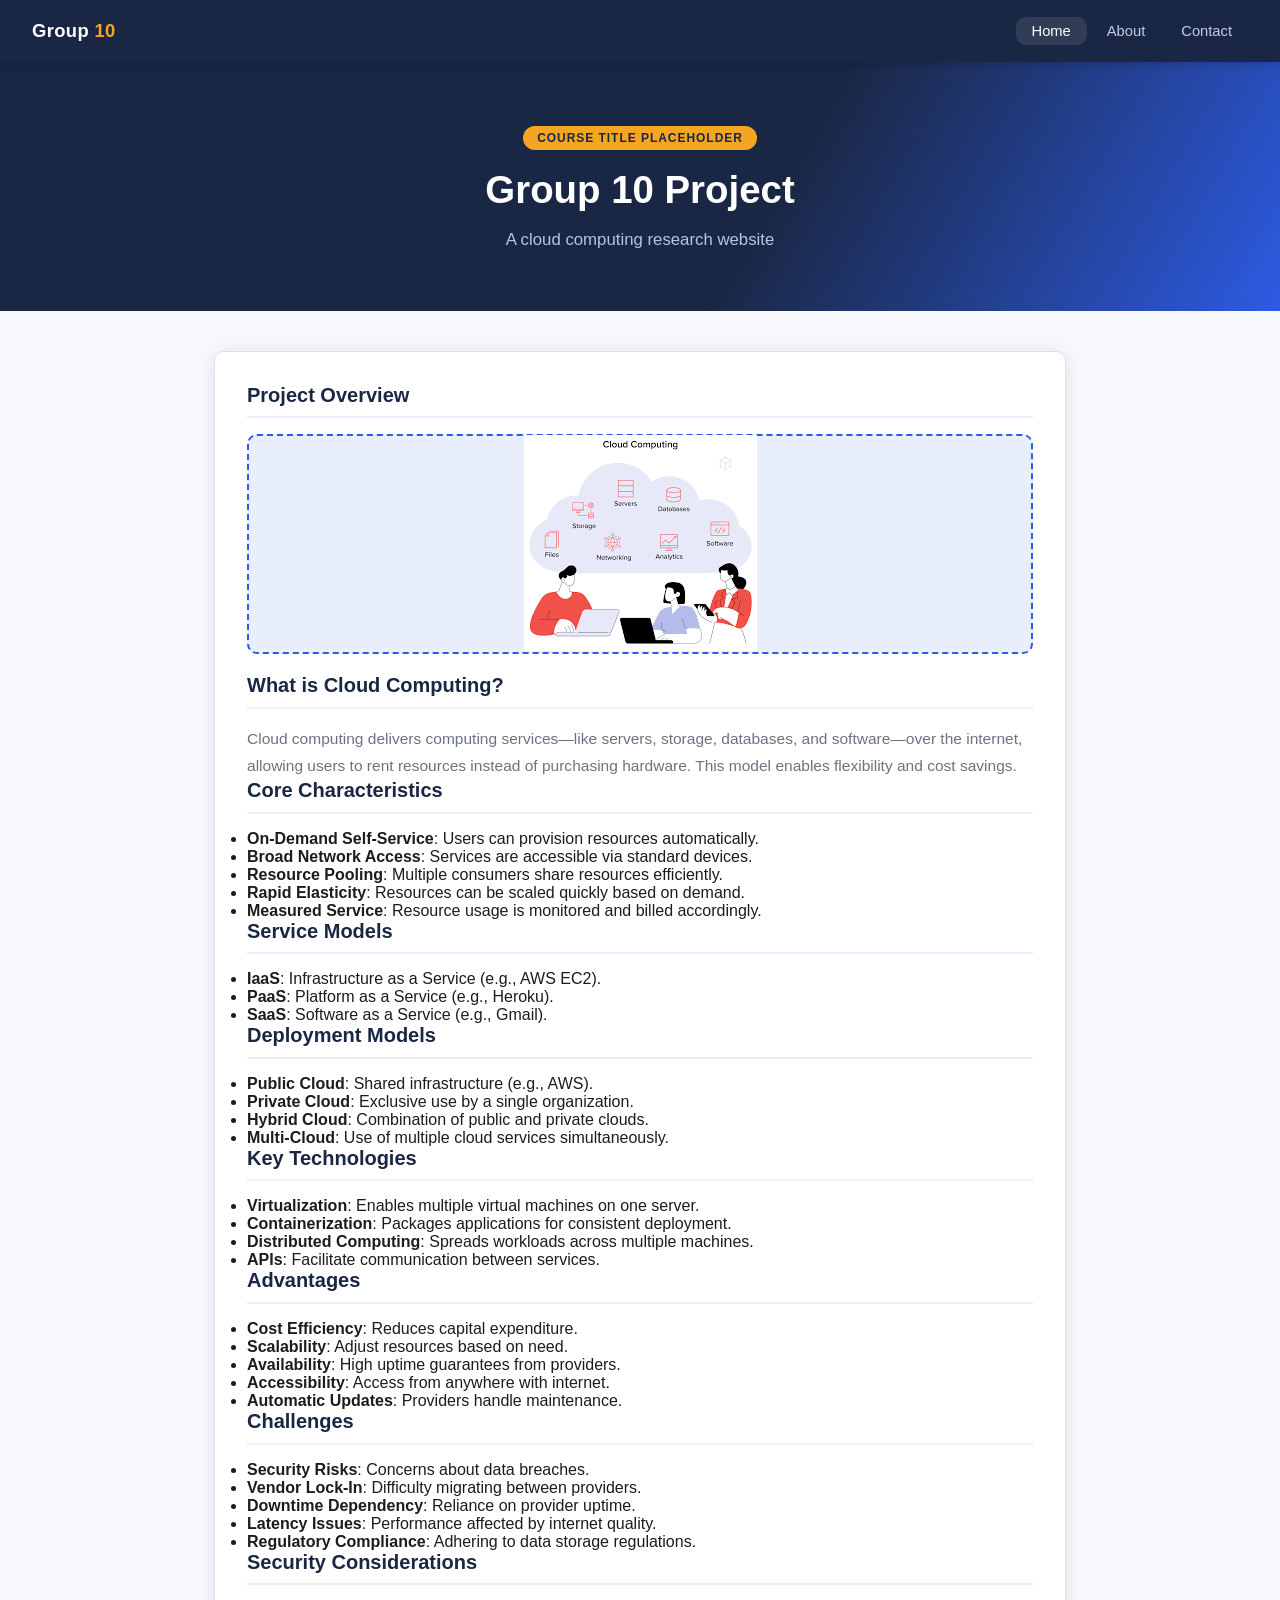
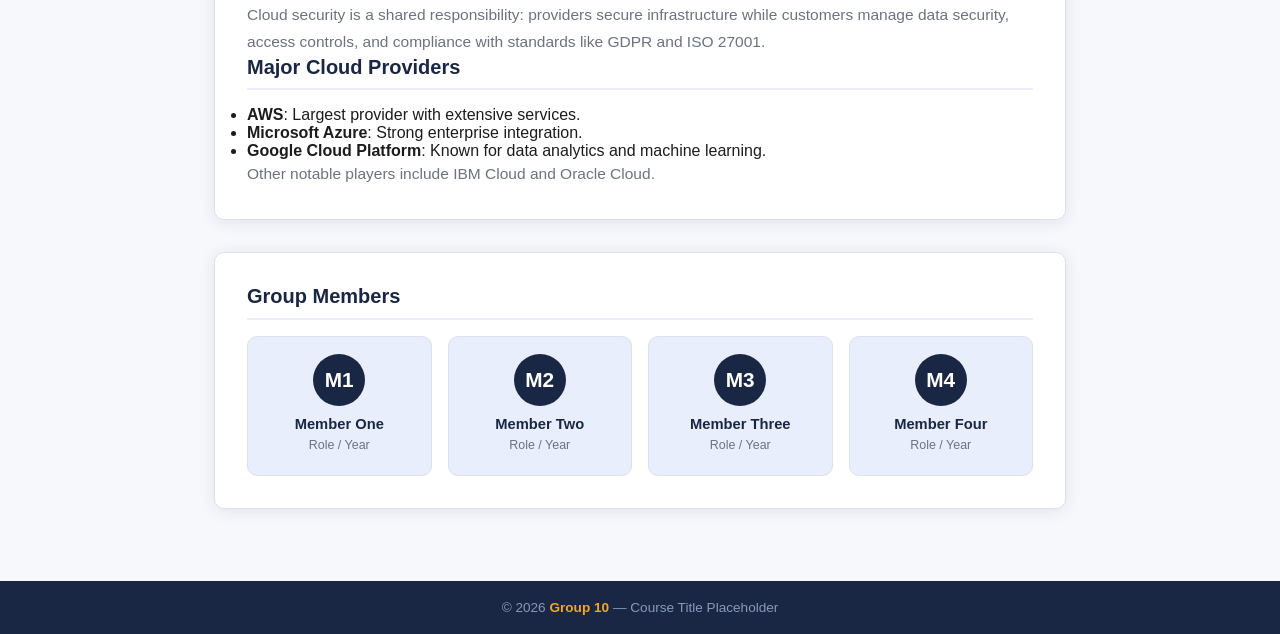
<file: index.html>
<!doctype html>
<html lang="en">
  <head>
    <meta charset="UTF-8" />
    <meta name="viewport" content="width=device-width, initial-scale=1.0" />
    <title>Group 10 — Home</title>
    <link rel="stylesheet" href="style.css" />
  </head>
  <body>
    <nav>
      <a class="nav-brand" href="index.html">Group <span>10</span></a>
      <ul class="nav-links">
        <li><a href="index.html" class="active">Home</a></li>
        <li><a href="about.html">About</a></li>
        <li><a href="contact.html">Contact</a></li>
      </ul>
    </nav>

    <div class="hero">
      <div class="hero-badge">Course Title Placeholder</div>
      <h1>Group 10 Project</h1>
      <p>A cloud computing research website</p>
    </div>

    <main>
      <div class="card">
        <h2>Project Overview</h2>
        <div class="image-placeholder">
          <span
            ><img
              src="images/cloudp.png"
              alt="Project Image"
              class="project-image"
          /></span>
        </div>
        <p>
         <h2>What is Cloud Computing?</h2>
<p>Cloud computing delivers computing services—like servers, storage, databases, and software—over the internet, allowing users to rent resources instead of purchasing hardware. This model enables flexibility and cost savings.</p>

<h2>Core Characteristics</h2>
<ul>
    <li><strong>On-Demand Self-Service</strong>: Users can provision resources automatically.</li>
    <li><strong>Broad Network Access</strong>: Services are accessible via standard devices.</li>
    <li><strong>Resource Pooling</strong>: Multiple consumers share resources efficiently.</li>
    <li><strong>Rapid Elasticity</strong>: Resources can be scaled quickly based on demand.</li>
    <li><strong>Measured Service</strong>: Resource usage is monitored and billed accordingly.</li>
</ul>

<h2>Service Models</h2>
<ul>
    <li><strong>IaaS</strong>: Infrastructure as a Service (e.g., AWS EC2).</li>
    <li><strong>PaaS</strong>: Platform as a Service (e.g., Heroku).</li>
    <li><strong>SaaS</strong>: Software as a Service (e.g., Gmail).</li>
</ul>

<h2>Deployment Models</h2>
<ul>
    <li><strong>Public Cloud</strong>: Shared infrastructure (e.g., AWS).</li>
    <li><strong>Private Cloud</strong>: Exclusive use by a single organization.</li>
    <li><strong>Hybrid Cloud</strong>: Combination of public and private clouds.</li>
    <li><strong>Multi-Cloud</strong>: Use of multiple cloud services simultaneously.</li>
</ul>

<h2>Key Technologies</h2>
<ul>
    <li><strong>Virtualization</strong>: Enables multiple virtual machines on one server.</li>
    <li><strong>Containerization</strong>: Packages applications for consistent deployment.</li>
    <li><strong>Distributed Computing</strong>: Spreads workloads across multiple machines.</li>
    <li><strong>APIs</strong>: Facilitate communication between services.</li>
</ul>

<h2>Advantages</h2>
<ul>
    <li><strong>Cost Efficiency</strong>: Reduces capital expenditure.</li>
    <li><strong>Scalability</strong>: Adjust resources based on need.</li>
    <li><strong>Availability</strong>: High uptime guarantees from providers.</li>
    <li><strong>Accessibility</strong>: Access from anywhere with internet.</li>
    <li><strong>Automatic Updates</strong>: Providers handle maintenance.</li>
</ul>

<h2>Challenges</h2>
<ul>
    <li><strong>Security Risks</strong>: Concerns about data breaches.</li>
    <li><strong>Vendor Lock-In</strong>: Difficulty migrating between providers.</li>
    <li><strong>Downtime Dependency</strong>: Reliance on provider uptime.</li>
    <li><strong>Latency Issues</strong>: Performance affected by internet quality.</li>
    <li><strong>Regulatory Compliance</strong>: Adhering to data storage regulations.</li>
</ul>

<h2>Security Considerations</h2>
<p>Cloud security is a shared responsibility: providers secure infrastructure while customers manage data security, access controls, and compliance with standards like GDPR and ISO 27001.</p>

<h2>Major Cloud Providers</h2>
<ul>
    <li><strong>AWS</strong>: Largest provider with extensive services.</li>
    <li><strong>Microsoft Azure</strong>: Strong enterprise integration.</li>
    <li><strong>Google Cloud Platform</strong>: Known for data analytics and machine learning.</li>
</ul>
<p>Other notable players include IBM Cloud and Oracle Cloud.</p>

        </p>
      </div>

      <div class="card">
        <h2>Group Members</h2>
        <div class="members-grid">
          <div class="member-card">
            <div class="member-avatar">M1</div>
            <h3>Member One</h3>
            <p>Role / Year</p>
          </div>
          <div class="member-card">
            <div class="member-avatar">M2</div>
            <h3>Member Two</h3>
            <p>Role / Year</p>
          </div>
          <div class="member-card">
            <div class="member-avatar">M3</div>
            <h3>Member Three</h3>
            <p>Role / Year</p>
          </div>
          <div class="member-card">
            <div class="member-avatar">M4</div>
            <h3>Member Four</h3>
            <p>Role / Year</p>
          </div>
        </div>
      </div>
    </main>

    <footer>
      &copy; 2026 <span>Group 10</span> &mdash; Course Title Placeholder
    </footer>
  </body>
</html>
</file>
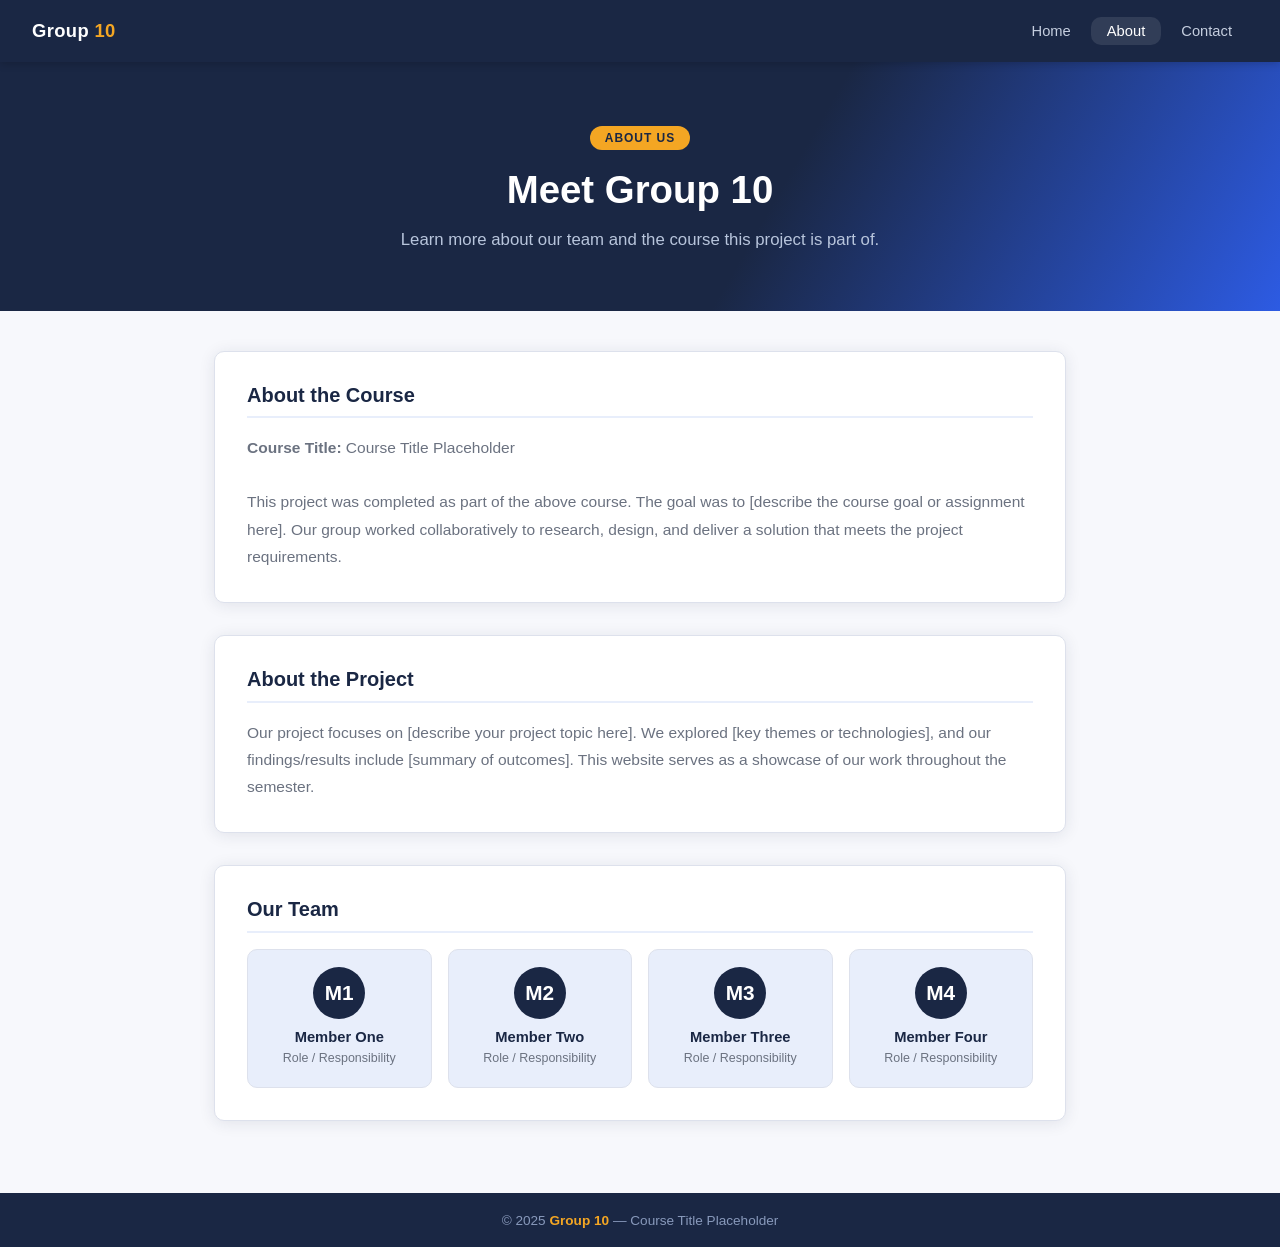
<file: about.html>
<!DOCTYPE html>
<html lang="en">
<head>
  <meta charset="UTF-8" />
  <meta name="viewport" content="width=device-width, initial-scale=1.0"/>
  <title>Group 10 — About</title>
  <link rel="stylesheet" href="style.css" />
</head>
<body>

  <nav>
    <a class="nav-brand" href="index.html">Group <span>10</span></a>
    <ul class="nav-links">
      <li><a href="index.html">Home</a></li>
      <li><a href="about.html" class="active">About</a></li>
      <li><a href="contact.html">Contact</a></li>
    </ul>
  </nav>

  <div class="hero">
    <div class="hero-badge">About Us</div>
    <h1>Meet Group 10</h1>
    <p>Learn more about our team and the course this project is part of.</p>
  </div>

  <main>
    <div class="card">
      <h2>About the Course</h2>
      <p>
        <strong>Course Title:</strong> Course Title Placeholder<br><br>
        This project was completed as part of the above course. The goal was to [describe the course goal or assignment here]. Our group worked collaboratively to research, design, and deliver a solution that meets the project requirements.
      </p>
    </div>

    <div class="card">
      <h2>About the Project</h2>
      <p>
        Our project focuses on [describe your project topic here]. We explored [key themes or technologies], and our findings/results include [summary of outcomes]. This website serves as a showcase of our work throughout the semester.
      </p>
    </div>

    <div class="card">
      <h2>Our Team</h2>
      <div class="members-grid">
        <div class="member-card">
          <div class="member-avatar">M1</div>
          <h3>Member One</h3>
          <p>Role / Responsibility</p>
        </div>
        <div class="member-card">
          <div class="member-avatar">M2</div>
          <h3>Member Two</h3>
          <p>Role / Responsibility</p>
        </div>
        <div class="member-card">
          <div class="member-avatar">M3</div>
          <h3>Member Three</h3>
          <p>Role / Responsibility</p>
        </div>
        <div class="member-card">
          <div class="member-avatar">M4</div>
          <h3>Member Four</h3>
          <p>Role / Responsibility</p>
        </div>
      </div>
    </div>
  </main>

  <footer>
    &copy; 2025 <span>Group 10</span> &mdash; Course Title Placeholder
  </footer>

</body>
</html>
</file>
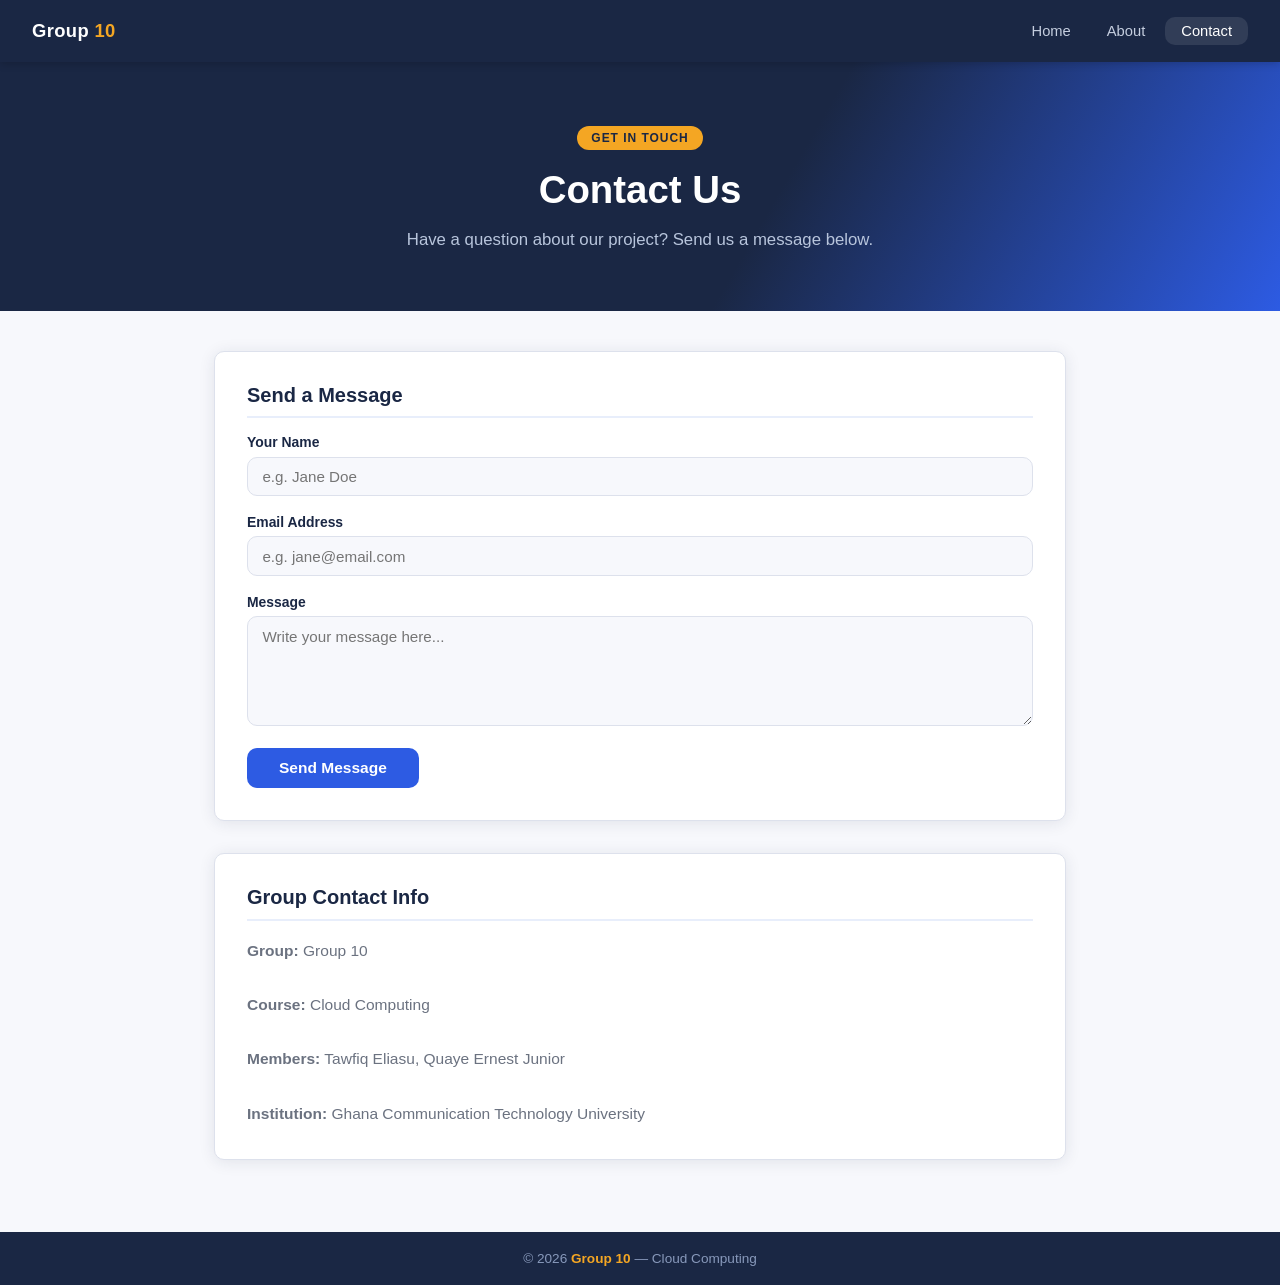
<file: contact.html>
<!DOCTYPE html>
<html lang="en">
<head>
  <meta charset="UTF-8" />
  <meta name="viewport" content="width=device-width, initial-scale=1.0"/>
  <title>Group 10 — Contact</title>
  <link rel="stylesheet" href="style.css" />
</head>
<body>

  <nav>
    <a class="nav-brand" href="index.html">Group <span>10</span></a>
    <ul class="nav-links">
      <li><a href="index.html">Home</a></li>
      <li><a href="about.html">About</a></li>
      <li><a href="contact.html" class="active">Contact</a></li>
    </ul>
  </nav>

  <div class="hero">
    <div class="hero-badge">Get in Touch</div>
    <h1>Contact Us</h1>
    <p>Have a question about our project? Send us a message below.</p>
  </div>

  <main>
    <div class="card">
      <h2>Send a Message</h2>
      <div class="form-group">
        <label for="name">Your Name</label>
        <input type="text" id="name" placeholder="e.g. Jane Doe" />
      </div>
      <div class="form-group">
        <label for="email">Email Address</label>
        <input type="email" id="email" placeholder="e.g. jane@email.com" />
      </div>
      <div class="form-group">
        <label for="message">Message</label>
        <textarea id="message" placeholder="Write your message here..."></textarea>
      </div>
      <button class="btn">Send Message</button>
    </div>

    <div class="card">
      <h2>Group Contact Info</h2>
      <p>
        <strong>Group:</strong> Group 10<br><br>
        <strong>Course:</strong> Cloud Computing <br><br>
        <strong>Members:</strong> Tawfiq Eliasu, Quaye Ernest Junior<br><br>
        <strong>Institution:</strong> Ghana Communication Technology University
      </p>
    </div>
  </main>

  <footer>
    &copy; 2026 <span>Group 10</span> &mdash; Cloud Computing
  </footer>

</body>
</html>
</file>
<file: style.css>
/* ── Reset & Base ─────────────────────────────────────────────────────────── */
* {
  margin: 0;
  padding: 0;
  box-sizing: border-box;
}

:root {
  --navy:      #1A2744;
  --blue:      #2D5BE3;
  --blue-light:#E8EEFB;
  --accent:    #F4A623;
  --white:     #FFFFFF;
  --offwhite:  #F7F8FC;
  --text:      #1C1C1E;
  --muted:     #6B7280;
  --border:    #DDE1EC;
  --radius:    10px;
  --shadow:    0 2px 16px rgba(26,39,68,0.10);
  --font-head: 'Segoe UI', Arial, sans-serif;
  --font-body: 'Segoe UI', Arial, sans-serif;
}

body {
  font-family: var(--font-body);
  background: var(--offwhite);
  color: var(--text);
  min-height: 100vh;
  display: flex;
  flex-direction: column;
}

/* ── Navbar ───────────────────────────────────────────────────────────────── */
nav {
  background: var(--navy);
  padding: 0 2rem;
  display: flex;
  align-items: center;
  justify-content: space-between;
  height: 62px;
  box-shadow: 0 2px 8px rgba(0,0,0,0.18);
  position: sticky;
  top: 0;
  z-index: 100;
}

.nav-brand {
  color: var(--white);
  font-size: 1.15rem;
  font-weight: 700;
  letter-spacing: 0.02em;
  text-decoration: none;
}

.nav-brand span {
  color: var(--accent);
}

.nav-links {
  list-style: none;
  display: flex;
  gap: 0.25rem;
}

.nav-links a {
  color: #C5CEDF;
  text-decoration: none;
  font-size: 0.92rem;
  font-weight: 500;
  padding: 0.4rem 1rem;
  border-radius: var(--radius);
  transition: background 0.18s, color 0.18s;
}

.nav-links a:hover,
.nav-links a.active {
  background: rgba(255,255,255,0.10);
  color: var(--white);
}

/* ── Hero ─────────────────────────────────────────────────────────────────── */
.hero {
  background: linear-gradient(120deg, var(--navy) 60%, #2D5BE3 100%);
  color: var(--white);
  padding: 4rem 2rem 3.5rem;
  text-align: center;
}

.hero-badge {
  display: inline-block;
  background: var(--accent);
  color: var(--navy);
  font-size: 0.75rem;
  font-weight: 700;
  letter-spacing: 0.08em;
  text-transform: uppercase;
  padding: 0.3rem 0.9rem;
  border-radius: 20px;
  margin-bottom: 1.1rem;
}

.hero h1 {
  font-size: 2.4rem;
  font-weight: 800;
  line-height: 1.2;
  margin-bottom: 0.8rem;
  font-family: var(--font-head);
}

.hero p {
  font-size: 1.05rem;
  color: #B8C5DC;
  max-width: 560px;
  margin: 0 auto;
  line-height: 1.7;
}

/* ── Main Content ─────────────────────────────────────────────────────────── */
main {
  flex: 1;
  max-width: 900px;
  width: 100%;
  margin: 2.5rem auto;
  padding: 0 1.5rem;
}

/* ── Cards ────────────────────────────────────────────────────────────────── */
.card {
  background: var(--white);
  border: 1px solid var(--border);
  border-radius: var(--radius);
  box-shadow: var(--shadow);
  padding: 2rem;
  margin-bottom: 2rem;
}

.card h2 {
  font-size: 1.25rem;
  font-weight: 700;
  color: var(--navy);
  margin-bottom: 1rem;
  padding-bottom: 0.6rem;
  border-bottom: 2px solid var(--blue-light);
}

.card p {
  color: var(--muted);
  line-height: 1.75;
  font-size: 0.97rem;
}

/* ── Project Image ────────────────────────────────────────────────────────── */
.image-placeholder {
  width: 100%;
  height: 220px;
  background: var(--blue-light);
  border-radius: var(--radius);
  border: 2px dashed var(--blue);
  display: flex;
  flex-direction: column;
  align-items: center;
  justify-content: center;
  color: var(--blue);
  font-size: 0.9rem;
  margin-bottom: 1.25rem;
  gap: 0.5rem;
}

.image-placeholder .icon {
  font-size: 2.5rem;
  opacity: 0.5;
}

/* ── Members Grid ─────────────────────────────────────────────────────────── */
.members-grid {
  display: grid;
  grid-template-columns: repeat(auto-fill, minmax(180px, 1fr));
  gap: 1rem;
  margin-top: 0.5rem;
}

.member-card {
  background: var(--blue-light);
  border-radius: var(--radius);
  padding: 1.1rem 1rem;
  text-align: center;
  border: 1px solid var(--border);
}

.member-avatar {
  width: 52px;
  height: 52px;
  border-radius: 50%;
  background: var(--navy);
  color: var(--white);
  font-size: 1.3rem;
  font-weight: 700;
  display: flex;
  align-items: center;
  justify-content: center;
  margin: 0 auto 0.6rem;
}

.member-card h3 {
  font-size: 0.92rem;
  font-weight: 600;
  color: var(--navy);
  margin-bottom: 0.2rem;
}

.member-card p {
  font-size: 0.78rem;
  color: var(--muted);
}

/* ── Contact Form ─────────────────────────────────────────────────────────── */
.form-group {
  margin-bottom: 1.1rem;
}

.form-group label {
  display: block;
  font-size: 0.87rem;
  font-weight: 600;
  color: var(--navy);
  margin-bottom: 0.4rem;
}

.form-group input,
.form-group textarea {
  width: 100%;
  padding: 0.65rem 0.9rem;
  border: 1px solid var(--border);
  border-radius: var(--radius);
  font-family: var(--font-body);
  font-size: 0.95rem;
  color: var(--text);
  background: var(--offwhite);
  transition: border-color 0.18s;
  outline: none;
}

.form-group input:focus,
.form-group textarea:focus {
  border-color: var(--blue);
  background: var(--white);
}

.form-group textarea {
  resize: vertical;
  min-height: 110px;
}

.btn {
  background: var(--blue);
  color: var(--white);
  border: none;
  padding: 0.7rem 2rem;
  border-radius: var(--radius);
  font-size: 0.97rem;
  font-weight: 600;
  cursor: pointer;
  transition: background 0.18s, transform 0.12s;
}

.btn:hover {
  background: var(--navy);
  transform: translateY(-1px);
}

/* ── Footer ───────────────────────────────────────────────────────────────── */
footer {
  background: var(--navy);
  color: #8899BB;
  text-align: center;
  padding: 1.2rem;
  font-size: 0.85rem;
  margin-top: auto;
}

footer span {
  color: var(--accent);
  font-weight: 600;
}

/* ── Responsive ───────────────────────────────────────────────────────────── */
@media (max-width: 600px) {
  .hero h1 { font-size: 1.7rem; }
  nav { padding: 0 1rem; }
  .nav-links a { padding: 0.4rem 0.6rem; font-size: 0.85rem; }
  main { padding: 0 1rem; }
}
</file>
